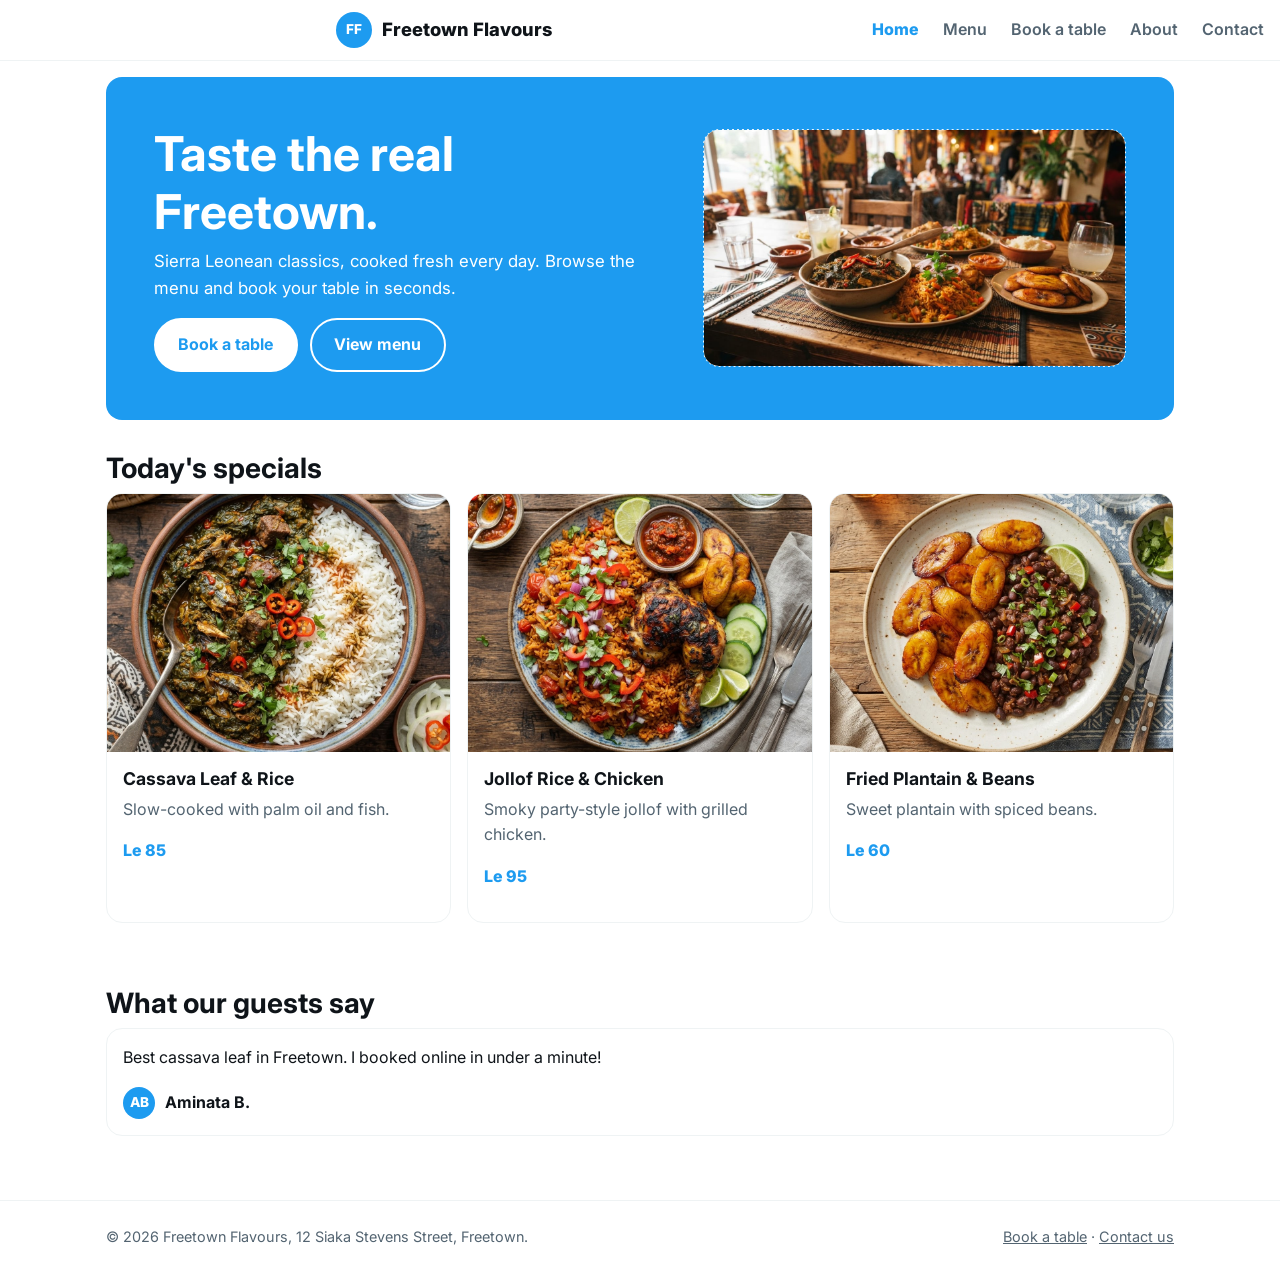
<file: freetown-flavours/index.html>
<!DOCTYPE html>
<html lang="en">
<head>
  <meta charset="UTF-8">
  <meta name="viewport" content="width=device-width, initial-scale=1.0">
  <title>Home | Freetown Flavours</title>
  <meta name="description" content="Freetown Flavours serves fresh Sierra Leonean food. View the menu and book a table online.">
  <link rel="preconnect" href="https://fonts.googleapis.com">
  <link rel="preconnect" href="https://fonts.gstatic.com" crossorigin>
  <link href="https://fonts.googleapis.com/css2?family=Inter:wght@400;600;700;800&display=swap" rel="stylesheet">
  <link rel="stylesheet" href="css/style.css">
  <script src="js/main.js" defer></script>
</head>
<body>
  <a class="skip-link" href="#main">Skip to main content</a>
  <header class="site-header">
    <div class="header-bar">
      <a class="brand" href="index.html"><span class="logo" aria-hidden="true">FF</span>Freetown Flavours</a>
      <button class="nav-toggle" aria-expanded="false" aria-controls="site-nav">Menu</button>
    </div>
    <nav aria-label="Main navigation">
      <ul class="nav-list" id="site-nav">
        <li><a href="index.html" aria-current="page">Home</a></li><li><a href="menu.html">Menu</a></li><li><a href="book.html">Book a table</a></li><li><a href="about.html">About</a></li><li><a href="contact.html">Contact</a></li>
      </ul>
    </nav>
  </header>

  <main id="main">
    <div class="container">
      <section class="hero" aria-labelledby="hero-title">
        <div>
          <h1 id="hero-title">Taste the real Freetown.</h1>
          <p>Sierra Leonean classics, cooked fresh every day. Browse the menu and book your table in seconds.</p>
          <div class="btn-row">
            <a class="btn btn-white" href="book.html">Book a table</a>
            <a class="btn btn-ghost" href="menu.html">View menu</a>
          </div>
        </div>
        <img class="photo photo-wide" src="images/WhatsApp Image 2026-10-27 at 4.35.58 AM.jpeg" alt="A table of cassava leaf, jollof rice and fried plantain">
      </section>

      <section class="section" aria-labelledby="specials-title">
        <h2 id="specials-title">Today's specials</h2>
        <div class="grid grid-3">
        <article class="card">
          <img class="photo" src="images/WhatsApp Image 2026-10-27 at 4.45.05 AM.jpeg" alt="Cassava Leaf &amp; Rice" loading="lazy">
          <div class="card-body">
            <h3>Cassava Leaf &amp; Rice</h3>
            <p class="muted">Slow-cooked with palm oil and fish.</p>
            <p class="price">Le 85</p>
          </div>
        </article>
        <article class="card">
          <img class="photo" src="images/WhatsApp Image 2026-10-27 at 4.46.26 AM.jpeg" alt="Jollof Rice &amp; Chicken" loading="lazy">
          <div class="card-body">
            <h3>Jollof Rice &amp; Chicken</h3>
            <p class="muted">Smoky party-style jollof with grilled chicken.</p>
            <p class="price">Le 95</p>
          </div>
        </article>
        <article class="card">
          <img class="photo" src="images/WhatsApp Image 2026-10-27 at 4.46.55 AM.jpeg" alt="Fried Plantain &amp; Beans" loading="lazy">
          <div class="card-body">
            <h3>Fried Plantain &amp; Beans</h3>
            <p class="muted">Sweet plantain with spiced beans.</p>
            <p class="price">Le 60</p>
          </div>
        </article>
        </div>
      </section>

      <section class="section" aria-labelledby="review-title">
        <h2 id="review-title">What our guests say</h2>
        <blockquote class="review">
          <p>Best cassava leaf in Freetown. I booked online in under a minute!</p>
          <footer><span class="logo" aria-hidden="true">AB</span>Aminata B.</footer>
        </blockquote>
      </section>
    </div>
  </main>

  <footer class="site-footer">
    <div class="container footer-inner">
      <p>&copy; 2026 Freetown Flavours, 12 Siaka Stevens Street, Freetown.</p>
      <p><a href="book.html">Book a table</a> &middot; <a href="contact.html">Contact us</a></p>
    </div>
  </footer>
</body>
</html>
</file>
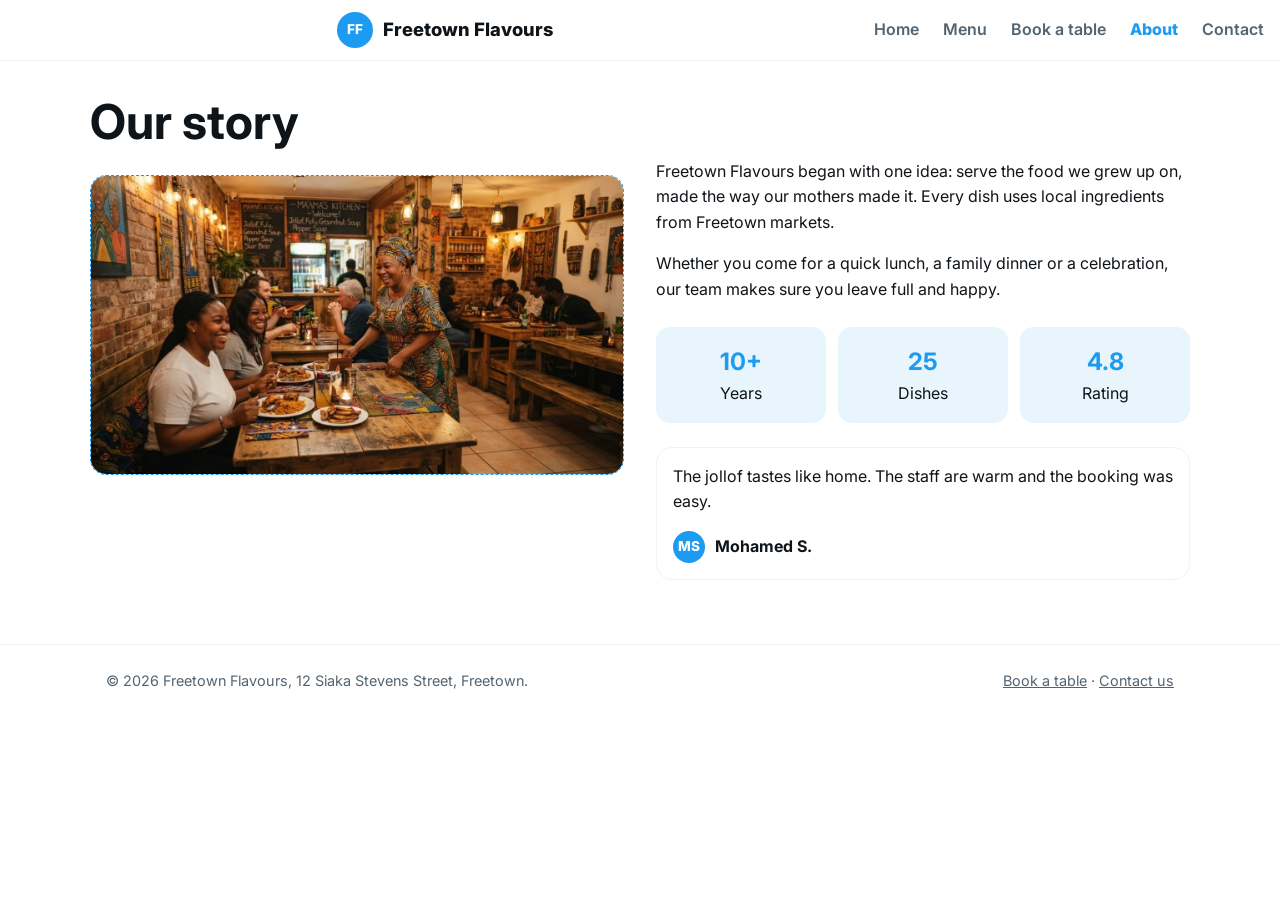
<file: freetown-flavours/about.html>
<!DOCTYPE html>
<html lang="en">
<head>
  <meta charset="UTF-8">
  <meta name="viewport" content="width=device-width, initial-scale=1.0">
  <title>About | Freetown Flavours</title>
  <meta name="description" content="The story behind Freetown Flavours.">
  <link rel="preconnect" href="https://fonts.googleapis.com">
  <link rel="preconnect" href="https://fonts.gstatic.com" crossorigin>
  <link href="https://fonts.googleapis.com/css2?family=Inter:wght@400;600;700;800&display=swap" rel="stylesheet">
  <link rel="stylesheet" href="css/style.css">
  <script src="js/main.js" defer></script>
</head>
<body>
  <a class="skip-link" href="#main">Skip to main content</a>
  <header class="site-header">
    <div class="header-bar">
      <a class="brand" href="index.html"><span class="logo" aria-hidden="true">FF</span>Freetown Flavours</a>
      <button class="nav-toggle" aria-expanded="false" aria-controls="site-nav">Menu</button>
    </div>
    <nav aria-label="Main navigation">
      <ul class="nav-list" id="site-nav">
        <li><a href="index.html">Home</a></li><li><a href="menu.html">Menu</a></li><li><a href="book.html">Book a table</a></li><li><a href="about.html" aria-current="page">About</a></li><li><a href="contact.html">Contact</a></li>
      </ul>
    </nav>
  </header>

  <main id="main">
    <div class="container section">
      <h1>Our story</h1>
      <div class="split">
        <img class="photo photo-wide" src="images/WhatsApp Image 2026-10-27 at 4.36.48 AM.jpeg" alt="Inside the Freetown Flavours restaurant">
        <div>
          <p>Freetown Flavours began with one idea: serve the food we grew up on, made the way our mothers made it. Every dish uses local ingredients from Freetown markets.</p>
          <p>Whether you come for a quick lunch, a family dinner or a celebration, our team makes sure you leave full and happy.</p>
          <div class="stats">
            <div class="stat"><strong>10+</strong>Years</div>
            <div class="stat"><strong>25</strong>Dishes</div>
            <div class="stat"><strong>4.8</strong>Rating</div>
          </div>
          <blockquote class="review">
            <p>The jollof tastes like home. The staff are warm and the booking was easy.</p>
            <footer><span class="logo" aria-hidden="true">MS</span>Mohamed S.</footer>
          </blockquote>
        </div>
      </div>
    </div>
  </main>

  <footer class="site-footer">
    <div class="container footer-inner">
      <p>&copy; 2026 Freetown Flavours, 12 Siaka Stevens Street, Freetown.</p>
      <p><a href="book.html">Book a table</a> &middot; <a href="contact.html">Contact us</a></p>
    </div>
  </footer>
</body>
</html>
</file>
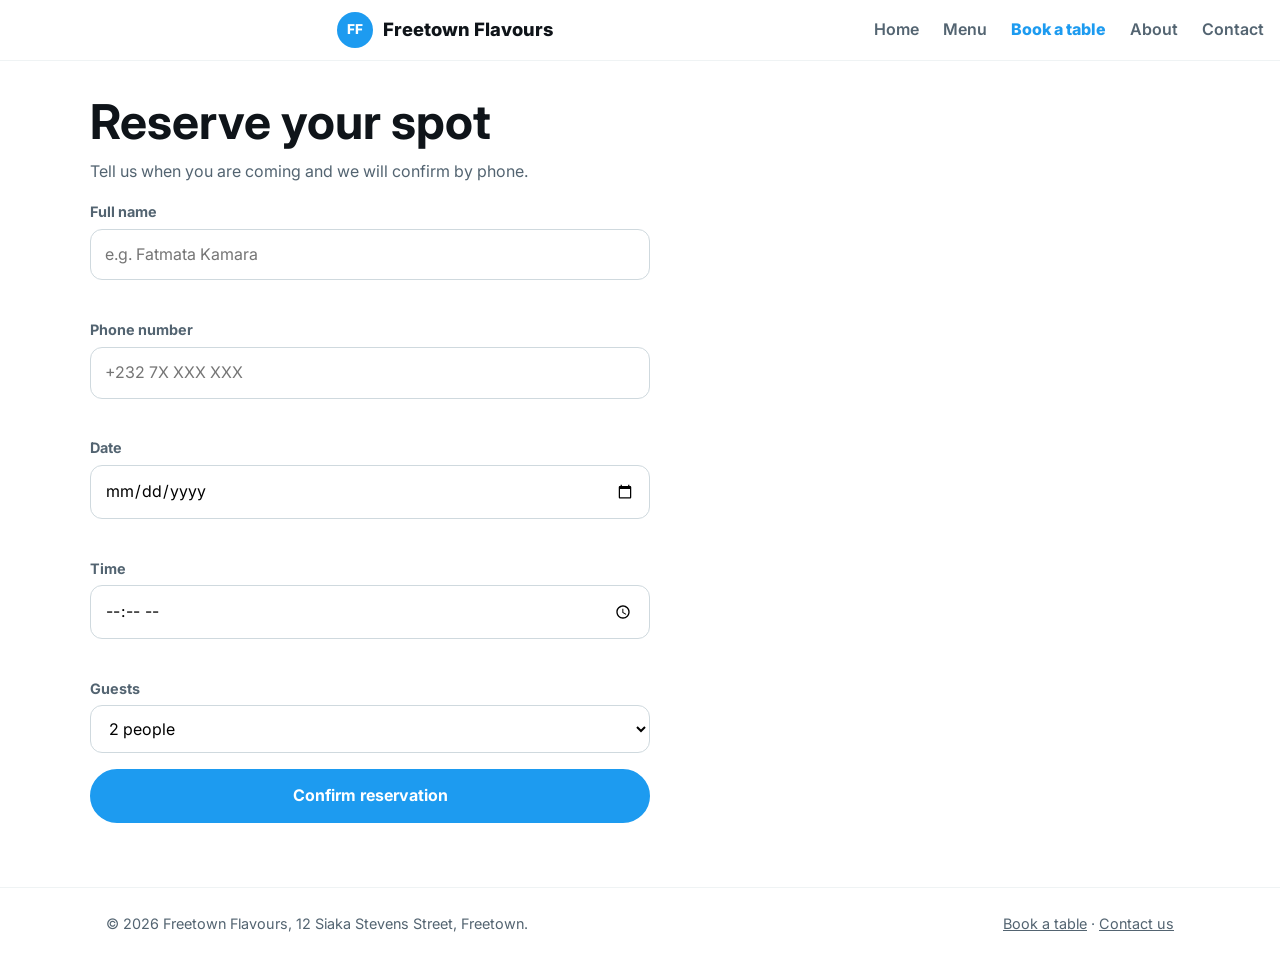
<file: freetown-flavours/book.html>
<!DOCTYPE html>
<html lang="en">
<head>
  <meta charset="UTF-8">
  <meta name="viewport" content="width=device-width, initial-scale=1.0">
  <title>Book a table | Freetown Flavours</title>
  <meta name="description" content="Reserve a table at Freetown Flavours online.">
  <link rel="preconnect" href="https://fonts.googleapis.com">
  <link rel="preconnect" href="https://fonts.gstatic.com" crossorigin>
  <link href="https://fonts.googleapis.com/css2?family=Inter:wght@400;600;700;800&display=swap" rel="stylesheet">
  <link rel="stylesheet" href="css/style.css">
  <script src="js/main.js" defer></script>
</head>
<body>
  <a class="skip-link" href="#main">Skip to main content</a>
  <header class="site-header">
    <div class="header-bar">
      <a class="brand" href="index.html"><span class="logo" aria-hidden="true">FF</span>Freetown Flavours</a>
      <button class="nav-toggle" aria-expanded="false" aria-controls="site-nav">Menu</button>
    </div>
    <nav aria-label="Main navigation">
      <ul class="nav-list" id="site-nav">
        <li><a href="index.html">Home</a></li><li><a href="menu.html">Menu</a></li><li><a href="book.html" aria-current="page">Book a table</a></li><li><a href="about.html">About</a></li><li><a href="contact.html">Contact</a></li>
      </ul>
    </nav>
  </header>

  <main id="main">
    <div class="container section">
      <h1>Reserve your spot</h1>
      <p class="muted">Tell us when you are coming and we will confirm by phone.</p>
      <form class="form" id="booking-form" novalidate>
        <div class="field">
          <label for="name">Full name</label>
          <input type="text" id="name" name="name" placeholder="e.g. Fatmata Kamara" required>
          <span class="error" id="name-error" role="alert"></span>
        </div>
        <div class="field">
          <label for="phone">Phone number</label>
          <input type="tel" id="phone" name="phone" placeholder="+232 7X XXX XXX" required>
          <span class="error" id="phone-error" role="alert"></span>
        </div>
        <div class="field">
          <label for="date">Date</label>
          <input type="date" id="date" name="date" required>
          <span class="error" id="date-error" role="alert"></span>
        </div>
        <div class="field">
          <label for="time">Time</label>
          <input type="time" id="time" name="time" required>
          <span class="error" id="time-error" role="alert"></span>
        </div>
        <div class="field">
          <label for="guests">Guests</label>
          <select id="guests" name="guests">
            <option>1 person</option><option selected>2 people</option><option>3 people</option>
            <option>4 people</option><option>5 people</option><option>6 or more</option>
          </select>
        </div>
        <button class="btn" type="submit">Confirm reservation</button>
        <p class="notice" id="booking-notice" role="status"></p>
      </form>
    </div>
  </main>

  <footer class="site-footer">
    <div class="container footer-inner">
      <p>&copy; 2026 Freetown Flavours, 12 Siaka Stevens Street, Freetown.</p>
      <p><a href="book.html">Book a table</a> &middot; <a href="contact.html">Contact us</a></p>
    </div>
  </footer>
</body>
</html>
</file>
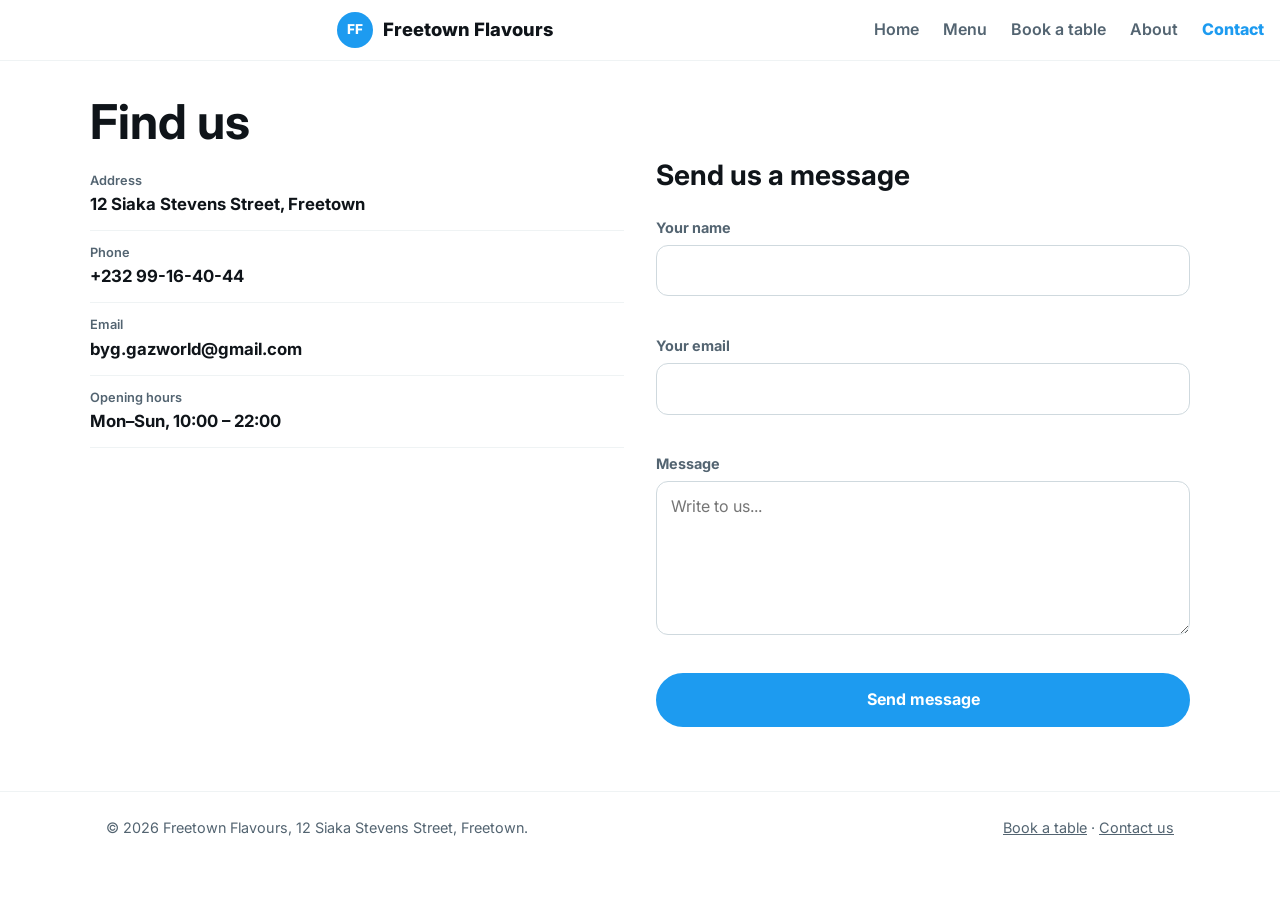
<file: freetown-flavours/contact.html>
<!DOCTYPE html>
<html lang="en">
<head>
  <meta charset="UTF-8">
  <meta name="viewport" content="width=device-width, initial-scale=1.0">
  <title>Contact | Freetown Flavours</title>
  <meta name="description" content="Address, phone, email and opening hours for Freetown Flavours.">
  <link rel="preconnect" href="https://fonts.googleapis.com">
  <link rel="preconnect" href="https://fonts.gstatic.com" crossorigin>
  <link href="https://fonts.googleapis.com/css2?family=Inter:wght@400;600;700;800&display=swap" rel="stylesheet">
  <link rel="stylesheet" href="css/style.css">
  <script src="js/main.js" defer></script>
</head>
<body>
  <a class="skip-link" href="#main">Skip to main content</a>
  <header class="site-header">
    <div class="header-bar">
      <a class="brand" href="index.html"><span class="logo" aria-hidden="true">FF</span>Freetown Flavours</a>
      <button class="nav-toggle" aria-expanded="false" aria-controls="site-nav">Menu</button>
    </div>
    <nav aria-label="Main navigation">
      <ul class="nav-list" id="site-nav">
        <li><a href="index.html">Home</a></li><li><a href="menu.html">Menu</a></li><li><a href="book.html">Book a table</a></li><li><a href="about.html">About</a></li><li><a href="contact.html" aria-current="page">Contact</a></li>
      </ul>
    </nav>
  </header>

  <main id="main">
    <div class="container section">
      <h1>Find us</h1>
      <div class="split">
        <ul class="info-list">
          <li><span>Address</span><strong>12 Siaka Stevens Street, Freetown</strong></li>
          <li><span>Phone</span><strong>+232 99-16-40-44</strong></li>
          <li><span>Email</span><strong>byg.gazworld@gmail.com</strong></li>
          <li><span>Opening hours</span><strong>Mon&ndash;Sun, 10:00 &ndash; 22:00</strong></li>
        </ul>
        <form class="form" id="contact-form" novalidate>
          <h2>Send us a message</h2>
          <div class="field">
            <label for="cname">Your name</label>
            <input type="text" id="cname" name="name" required>
            <span class="error" id="cname-error" role="alert"></span>
          </div>
          <div class="field">
            <label for="cemail">Your email</label>
            <input type="email" id="cemail" name="email" required>
            <span class="error" id="cemail-error" role="alert"></span>
          </div>
          <div class="field">
            <label for="message">Message</label>
            <textarea id="message" name="message" rows="5" placeholder="Write to us..." required></textarea>
            <span class="error" id="message-error" role="alert"></span>
          </div>
          <button class="btn" type="submit">Send message</button>
          <p class="notice" id="contact-notice" role="status"></p>
        </form>
      </div>
    </div>
  </main>

  <footer class="site-footer">
    <div class="container footer-inner">
      <p>&copy; 2026 Freetown Flavours, 12 Siaka Stevens Street, Freetown.</p>
      <p><a href="book.html">Book a table</a> &middot; <a href="contact.html">Contact us</a></p>
    </div>
  </footer>
</body>
</html>
</file>
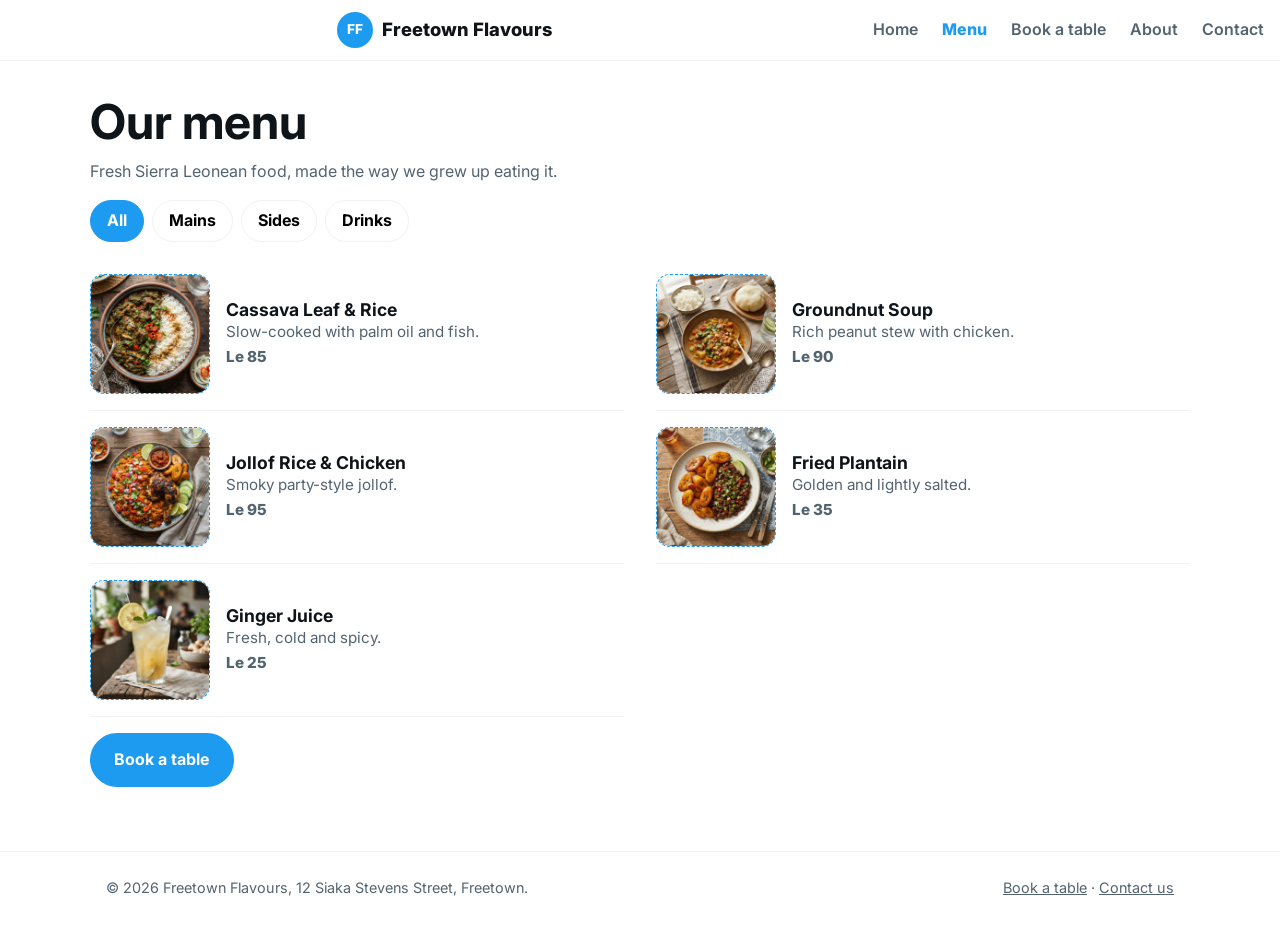
<file: freetown-flavours/menu.html>
<!DOCTYPE html>
<html lang="en">
<head>
  <meta charset="UTF-8">
  <meta name="viewport" content="width=device-width, initial-scale=1.0">
  <title>Menu | Freetown Flavours</title>
  <meta name="description" content="Browse our Sierra Leonean menu with prices.">
  <link rel="preconnect" href="https://fonts.googleapis.com">
  <link rel="preconnect" href="https://fonts.gstatic.com" crossorigin>
  <link href="https://fonts.googleapis.com/css2?family=Inter:wght@400;600;700;800&display=swap" rel="stylesheet">
  <link rel="stylesheet" href="css/style.css">
  <script src="js/main.js" defer></script>
</head>
<body>
  <a class="skip-link" href="#main">Skip to main content</a>
  <header class="site-header">
    <div class="header-bar">
      <a class="brand" href="index.html"><span class="logo" aria-hidden="true">FF</span>Freetown Flavours</a>
      <button class="nav-toggle" aria-expanded="false" aria-controls="site-nav">Menu</button>
    </div>
    <nav aria-label="Main navigation">
      <ul class="nav-list" id="site-nav">
        <li><a href="index.html">Home</a></li><li><a href="menu.html" aria-current="page">Menu</a></li><li><a href="book.html">Book a table</a></li><li><a href="about.html">About</a></li><li><a href="contact.html">Contact</a></li>
      </ul>
    </nav>
  </header>

  <main id="main">
    <div class="container section">
      <h1>Our menu</h1>
      <p class="muted">Fresh Sierra Leonean food, made the way we grew up eating it.</p>
      <div class="chips" role="group" aria-label="Filter dishes by category">
        <button class="chip" data-filter="all" aria-pressed="true">All</button>
        <button class="chip" data-filter="mains" aria-pressed="false">Mains</button>
        <button class="chip" data-filter="sides" aria-pressed="false">Sides</button>
        <button class="chip" data-filter="drinks" aria-pressed="false">Drinks</button>
      </div>
      <div class="menu-list">
      <article class="dish" data-category="mains">
        <img class="photo photo-square" src="images/WhatsApp Image 2026-10-27 at 4.45.05 AM.jpeg" alt="Cassava Leaf &amp; Rice" width="120" height="120" loading="lazy">
        <div>
          <h3>Cassava Leaf &amp; Rice</h3>
          <p>Slow-cooked with palm oil and fish.</p>
          <p class="price">Le 85</p>
        </div>
      </article>
      <article class="dish" data-category="mains">
        <img class="photo photo-square" src="images/WhatsApp Image 2026-10-27 at 4.45.58 AM.jpeg" alt="Groundnut Soup" width="120" height="120" loading="lazy">
        <div>
          <h3>Groundnut Soup</h3>
          <p>Rich peanut stew with chicken.</p>
          <p class="price">Le 90</p>
        </div>
      </article>
      <article class="dish" data-category="mains">
        <img class="photo photo-square" src="images/WhatsApp Image 2026-10-27 at 4.46.26 AM.jpeg" alt="Jollof Rice &amp; Chicken" width="120" height="120" loading="lazy">
        <div>
          <h3>Jollof Rice &amp; Chicken</h3>
          <p>Smoky party-style jollof.</p>
          <p class="price">Le 95</p>
        </div>
      </article>
      <article class="dish" data-category="sides">
        <img class="photo photo-square" src="images/WhatsApp Image 2026-10-27 at 4.46.55 AM.jpeg" alt="Fried Plantain" width="120" height="120" loading="lazy">
        <div>
          <h3>Fried Plantain</h3>
          <p>Golden and lightly salted.</p>
          <p class="price">Le 35</p>
        </div>
      </article>
      <article class="dish" data-category="drinks">
        <img class="photo photo-square" src="images/WhatsApp Image 2026-10-27 at 4.47.33 AM.jpeg" alt="Ginger Juice" width="120" height="120" loading="lazy">
        <div>
          <h3>Ginger Juice</h3>
          <p>Fresh, cold and spicy.</p>
          <p class="price">Le 25</p>
        </div>
      </article>
      </div>
      <div class="btn-row"><a class="btn" href="book.html">Book a table</a></div>
    </div>
  </main>

  <footer class="site-footer">
    <div class="container footer-inner">
      <p>&copy; 2026 Freetown Flavours, 12 Siaka Stevens Street, Freetown.</p>
      <p><a href="book.html">Book a table</a> &middot; <a href="contact.html">Contact us</a></p>
    </div>
  </footer>
</body>
</html>
</file>
<file: freetown-flavours/css/style.css>
/* Freetown Flavours - style.css (mobile-first) */
:root{
  --blue:#1d9bf0; --blue-dark:#1a8cd8; --pale:#e8f5fd;
  --ink:#0f1419; --gray:#536471; --line:#eff3f4; --white:#fff;
  --radius:16px; --max:1100px;
}
*,*::before,*::after{box-sizing:border-box}
html{scroll-behavior:smooth}
body{margin:0;font-family:"Inter",system-ui,-apple-system,"Segoe UI",Roboto,sans-serif;color:var(--ink);background:var(--white);line-height:1.6}
img{max-width:100%;display:block}
a{color:var(--blue)}
h1,h2,h3{line-height:1.2;margin:0 0 .5rem}
h1{font-size:2rem} h2{font-size:1.5rem} h3{font-size:1.1rem}
p{margin:0 0 1rem}
:focus-visible{outline:3px solid var(--blue);outline-offset:2px}
.container{width:100%;max-width:var(--max);margin:0 auto;padding:0 1rem}
.section{padding:2rem 0}
.muted{color:var(--gray)}
.skip-link{position:absolute;left:-999px;top:0;background:var(--blue);color:#fff;padding:.5rem 1rem}
.skip-link:focus{left:0;z-index:100}

/* Header and navigation */
.site-header{position:sticky;top:0;z-index:50;background:var(--white);border-bottom:1px solid var(--line)}
.header-bar{display:flex;align-items:center;justify-content:space-between;padding:.75rem 1rem;max-width:var(--max);margin:0 auto}
.brand{display:flex;align-items:center;gap:.6rem;text-decoration:none;color:var(--ink);font-weight:800;font-size:1.15rem}
.logo{width:36px;height:36px;border-radius:50%;background:var(--blue);color:#fff;display:grid;place-items:center;font-size:.85rem;font-weight:800}
.nav-toggle{background:none;border:1.5px solid var(--line);border-radius:999px;padding:.4rem .9rem;font:inherit;font-weight:700;cursor:pointer}
.nav-list{list-style:none;margin:0;padding:0 1rem;display:none;border-top:1px solid var(--line)}
.nav-list.open{display:block}
.nav-list a{display:block;padding:.8rem 0;text-decoration:none;color:var(--gray);font-weight:600;border-bottom:1px solid var(--line)}
.nav-list a[aria-current="page"]{color:var(--blue);font-weight:800}
.nav-list a:hover{color:var(--blue)}

/* Buttons */
.btn{display:inline-block;padding:.75rem 1.4rem;border-radius:999px;border:2px solid var(--blue);background:var(--blue);color:#fff;font:inherit;font-weight:700;text-decoration:none;cursor:pointer;transition:background .2s}
.btn:hover{background:var(--blue-dark);border-color:var(--blue-dark)}
.btn-outline{background:transparent;color:var(--blue)}
.btn-outline:hover{background:var(--pale);border-color:var(--blue)}
.btn-white{background:#fff;color:var(--blue);border-color:#fff}
.btn-white:hover{background:var(--pale);border-color:var(--pale)}
.btn-ghost{background:transparent;color:#fff;border-color:#fff}
.btn-ghost:hover{background:rgba(255,255,255,.15);border-color:#fff}
.btn-row{display:flex;flex-wrap:wrap;gap:.75rem;margin-top:1rem}

/* Hero */
.hero{background:var(--blue);color:#fff;border-radius:var(--radius);padding:2rem 1.25rem;margin-top:1rem}
.hero p{font-size:1.05rem}
.photo{width:100%;object-fit:cover;background:var(--pale);border:1.5px dashed var(--blue);border-radius:var(--radius);color:var(--blue);font-size:.85rem}
.photo-wide{aspect-ratio:16/9;margin-top:1rem}
.photo-square{aspect-ratio:1/1}

/* Cards and dishes */
.grid{display:grid;gap:1rem}
.card{border:1px solid var(--line);border-radius:var(--radius);overflow:hidden;background:#fff}
.card-body{padding:1rem}
.card .photo{border-radius:0;border:none;aspect-ratio:4/3}
.price{color:var(--blue);font-weight:800}
.dish{display:grid;grid-template-columns:96px 1fr;gap:1rem;padding:1rem 0;border-bottom:1px solid var(--line);align-items:center}
.dish .photo{border-radius:14px}
.dish p{margin:0;color:var(--gray);font-size:.95rem}
.dish h3{margin:0}
.chips{display:flex;flex-wrap:wrap;gap:.5rem;margin:1rem 0}
.chip{border:1.5px solid var(--line);background:#fff;border-radius:999px;padding:.45rem 1rem;font:inherit;font-weight:700;cursor:pointer}
.chip[aria-pressed="true"]{background:var(--blue);border-color:var(--blue);color:#fff}
.dish[hidden]{display:none}

/* Stats and reviews */
.stats{display:grid;grid-template-columns:repeat(3,1fr);gap:.75rem;margin:1.5rem 0}
.stat{background:var(--pale);border-radius:14px;padding:1rem .5rem;text-align:center}
.stat strong{display:block;font-size:1.5rem;color:var(--blue)}
.review{border:1.5px solid var(--line);border-radius:var(--radius);padding:1rem;margin:0}
.review footer{display:flex;align-items:center;gap:.6rem;font-weight:700;margin-top:.75rem}
.review .logo{width:32px;height:32px}

/* Forms */
.form{display:grid;gap:1rem;max-width:560px}
.field{display:grid;gap:.35rem}
label{font-weight:700;font-size:.9rem;color:var(--gray)}
input,select,textarea{font:inherit;padding:.75rem .9rem;border:1.5px solid #cfd9de;border-radius:12px;width:100%;background:#fff}
input:focus,select:focus,textarea:focus{outline:3px solid var(--pale);border-color:var(--blue)}
.error{color:#c0262d;font-size:.85rem;min-height:1.2em}
.notice{background:var(--pale);border-radius:12px;padding:1rem;font-weight:600;display:none}
.notice.show{display:block}
.info-list{list-style:none;margin:0;padding:0}
.info-list li{padding:.75rem 0;border-bottom:1px solid var(--line)}
.info-list span{display:block;font-size:.8rem;color:var(--gray);font-weight:600}
.info-list strong{font-size:1.05rem}

/* Footer */
.site-footer{border-top:1px solid var(--line);margin-top:2rem;padding:1.5rem 0;color:var(--gray);font-size:.9rem}
.footer-inner{display:grid;gap:.75rem}
.footer-inner a{color:var(--gray)}

/* Tablet 600px+ */
@media (min-width:600px){
  h1{font-size:2.5rem} h2{font-size:1.75rem}
  .hero{padding:3rem 2rem}
  .grid-3{grid-template-columns:repeat(2,1fr)}
  .footer-inner{grid-template-columns:1fr auto;align-items:center}
}
/* Desktop 900px+ */
@media (min-width:900px){
  h1{font-size:3rem}
  .nav-toggle{display:none}
  .site-header{display:flex;align-items:center;justify-content:space-between;padding-right:1rem}
  .header-bar{padding-right:0}
  .nav-list{display:flex;gap:1.5rem;border:none;padding:0}
  .nav-list a{border:none;padding:.4rem 0}
  .hero{display:grid;grid-template-columns:1.1fr .9fr;gap:2rem;align-items:center;padding:3rem}
  .hero .photo-wide{margin-top:0}
  .grid-3{grid-template-columns:repeat(3,1fr)}
  .menu-list{display:grid;grid-template-columns:1fr 1fr;column-gap:2rem}
  .split{display:grid;grid-template-columns:1fr 1fr;gap:2rem;align-items:start}
  .dish{grid-template-columns:120px 1fr}
}
@media (prefers-reduced-motion:reduce){*{transition:none!important;scroll-behavior:auto!important}}
</file>
